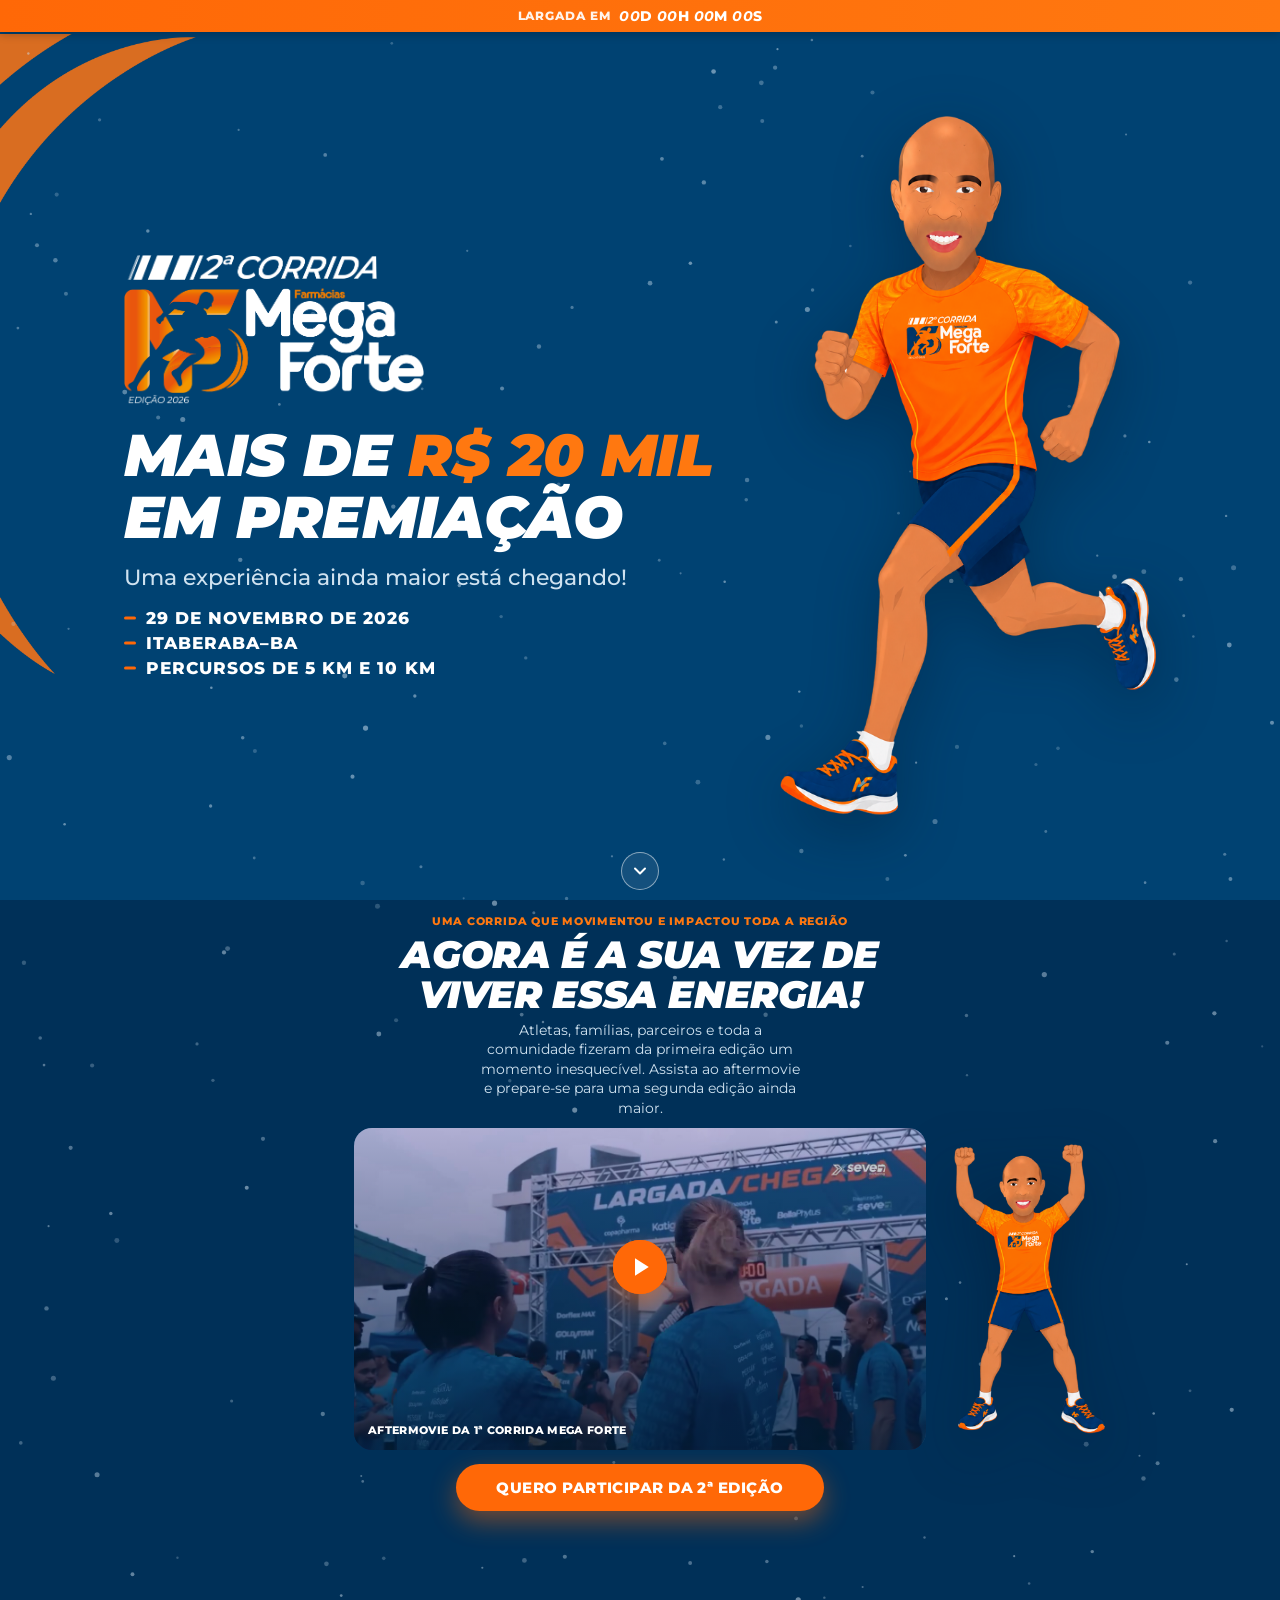
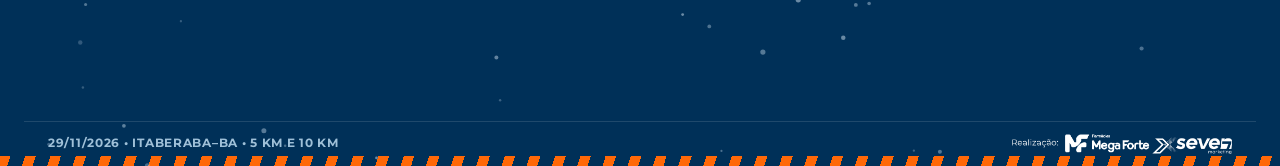
<file: index.html>
<!DOCTYPE html>
<html lang="pt-BR">
<head>
<meta charset="UTF-8">
<meta name="viewport" content="width=device-width, initial-scale=1, viewport-fit=cover">
<title>2ª Corrida Mega Forte — 29/11/2026 · Itaberaba-BA</title>
<meta name="description" content="Inscrições abertas para a 2ª Corrida Farmácias Mega Forte. Mais de R$ 20 mil em premiação. 29 de novembro de 2026, em Itaberaba-BA. Percursos de 5 km e 10 km.">
<meta property="og:title" content="2ª Corrida Mega Forte">
<meta property="og:description" content="Mais de R$ 20 mil em premiação. 29/11/2026 · Itaberaba-BA · 5 km e 10 km.">
<meta property="og:image" content="design-system/assets/logo-full-azul.webp">
<meta property="og:type" content="website">
<link rel="icon" href="design-system/assets/logo-azul.webp">
<link rel="preconnect" href="https://fonts.googleapis.com">
<link rel="preconnect" href="https://fonts.gstatic.com" crossorigin>
<link href="https://fonts.googleapis.com/css2?family=Montserrat:ital,wght@0,400;0,500;0,600;0,700;0,800;0,900;1,700;1,800&display=swap" rel="stylesheet">
<link rel="stylesheet" href="css/style.css">
<noscript><style>.reveal{opacity:1!important;transform:none!important;animation:none!important;}</style></noscript>
</head>
<body>

<!-- Meta Pixel Code -->
<script>
!function(f,b,e,v,n,t,s)
{if(f.fbq)return;n=f.fbq=function(){n.callMethod?
n.callMethod.apply(n,arguments):n.queue.push(arguments)};
if(!f._fbq)f._fbq=n;n.push=n;n.loaded=!0;n.version='2.0';
n.queue=[];t=b.createElement(e);t.async=!0;
t.src=v;s=b.getElementsByTagName(e)[0];
s.parentNode.insertBefore(t,s)}(window, document,'script',
'https://connect.facebook.net/en_US/fbevents.js');
fbq('init', 'SEU_PIXEL_ID_AQUI'); /* TODO: substituir pelo ID real do Pixel */
fbq('track', 'PageView');
</script>
<noscript><img height="1" width="1" style="display:none"
src="https://www.facebook.com/tr?id=SEU_PIXEL_ID_AQUI&ev=PageView&noscript=1"
/></noscript>
<!-- End Meta Pixel Code -->

<div class="topbar" id="topbar" role="banner" aria-label="Contagem regressiva para a largada">
  <span class="topbar__label">LARGADA EM</span>
  <span class="topbar__time"><b class="cd-d">00</b>D <b class="cd-h">00</b>H <b class="cd-m">00</b>M <b class="cd-s">00</b>S</span>
</div>

<main>

  <!-- ===================== 1ª DOBRA ===================== -->
  <section class="hero" id="dobra-1">
    <div class="hero__bg" aria-hidden="true">
      <img class="hero__curve" src="design-system/assets/elemento-borda.webp" alt="">
    </div>

    <canvas class="hero__particles" aria-hidden="true"></canvas>

    <!-- ---- Mobile: logo > prêmio > avatar > infos (headline some no mobile) ---- -->
    <img class="hero__logo hero__logo--mobile reveal" style="--d:.05s" src="design-system/assets/logo-branca.webp" alt="2ª Corrida Farmácias Mega Forte">

    <p class="hero__prize reveal" style="--d:.13s">MAIS DE <span class="hero__prize-accent">R$ 20 MIL</span> EM PREMIAÇÃO</p>

    <div class="hero__athlete-stage reveal reveal--scale" style="--d:.21s">
      <img class="hero__athlete" src="design-system/assets/avatar-corredor.webp" alt="Atleta correndo pela 2ª Corrida Mega Forte">
    </div>

    <ul class="hero__info hero__info--mobile reveal" style="--d:.29s">
      <li>29 DE NOVEMBRO DE 2026</li>
      <li>ITABERABA–BA</li>
      <li>PERCURSOS DE 5 KM E 10 KM</li>
    </ul>

    <!-- ---- Desktop: logo, título, subtítulo, infos, prêmio (bloco de texto único) ---- -->
    <div class="hero__inner">
      <img class="hero__logo hero__logo--desktop reveal" style="--d:.19s" src="design-system/assets/logo-branca.webp" alt="2ª Corrida Farmácias Mega Forte">

      <h1 class="hero__headline reveal" style="--d:.26s">MAIS DE <span class="hero__prize-accent">R$ 20 MIL</span> EM PREMIAÇÃO</h1>
      <p class="hero__sub reveal" style="--d:.33s">Uma experiência ainda maior está chegando!</p>

      <ul class="hero__info hero__info--desktop reveal" style="--d:.40s">
        <li>29 DE NOVEMBRO DE 2026</li>
        <li>ITABERABA–BA</li>
        <li>PERCURSOS DE 5 KM E 10 KM</li>
      </ul>
    </div>

    <button class="hero__scroll-cta reveal" style="--d:.7s" id="scroll-down-btn" type="button" aria-label="Rolar para ver o aftermovie">
      <span class="hero__scroll-cta-icon">
        <svg viewBox="0 0 24 24" width="20" height="20" fill="none" stroke="currentColor" stroke-width="2.4" stroke-linecap="round" stroke-linejoin="round"><path d="M6 9l6 6 6-6"/></svg>
      </span>
    </button>
  </section>

  <!-- ===================== 2ª DOBRA ===================== -->
  <section class="impact" id="dobra-2">
    <div class="impact__bg" aria-hidden="true">
      <img class="impact__crowd" src="design-system/assets/pose-comemoracao.webp" alt="">
      <span class="impact__stripes"></span>
    </div>

    <canvas class="impact__particles" aria-hidden="true"></canvas>

    <div class="impact__inner">
      <span class="kicker reveal" style="--d:.05s">UMA CORRIDA QUE MOVIMENTOU <br class="kicker__break">E IMPACTOU TODA A REGIÃO</span>
      <h2 class="impact__headline reveal" style="--d:.15s">Agora é a sua vez de viver essa energia!</h2>
      <p class="impact__text reveal" style="--d:.25s">
        Atletas, famílias, parceiros e toda a comunidade fizeram da primeira edição um momento inesquecível.
        Assista ao aftermovie e prepare-se para uma segunda edição ainda maior.
      </p>

      <div class="video reveal reveal--scale" style="--d:.35s" id="video-box">
        <img class="video__mascot" src="design-system/assets/pose-comemoracao.webp" alt="" aria-hidden="true">
        <button class="video__cover" id="video-play-btn" type="button" aria-label="Assistir ao aftermovie da 1ª Corrida Mega Forte">
          <img class="video__cover-img" src="assets/video/aftermovie-thumb.webp" alt="">
          <span class="video__play-icon">
            <svg viewBox="0 0 24 24" width="30" height="30" fill="currentColor"><path d="M8 5v14l11-7z"/></svg>
          </span>
          <span class="video__label">AFTERMOVIE DA 1ª CORRIDA MEGA FORTE</span>
        </button>
        <div class="video__embed" id="video-embed" hidden>
          <video id="aftermovie-video" controls playsinline preload="none" poster="assets/video/aftermovie-thumb.webp">
            <source src="assets/video/aftermovie-1a-edicao.mp4" type="video/mp4">
          </video>
        </div>
      </div>

      <a
        href="https://corre77.runlink.com.br/event/2-corrida-mega-forte?utm_source=ig&utm_medium=social&utm_content=link_in_bio&fbclid=PAcGRvZgJleHRuA2FlbQIxMQBzcnRjBmFwcF9pZA85MzY2MTk3NDMzOTI0NTkAAacpb8Mi9TkoplcV2XSrg5ftzX29pXE1keVnCfdE9ToZf67g2S7SCmigZX8BOA_aem_Mc_HAceFibctmePMe0SFKA"
        class="btn cta-inscricao reveal"
        style="--d:.45s"
        data-cta="dobra_2"
        data-ink-transition="true"
        target="_blank" rel="noopener">
        QUERO PARTICIPAR DA 2ª EDIÇÃO
      </a>
    </div>

    <footer class="footer reveal" style="--d:.55s">
      <p class="footer__data">29/11/2026 • Itaberaba–BA • 5 km e 10 km</p>
      <img class="footer__realizacao" src="design-system/assets/realizacao-2-branca.webp" alt="Realização Farmácias Mega Forte e XSeven Marketing">
    </footer>
  </section>

</main>

<div class="page-transition" id="page-transition" aria-hidden="true">
  <div class="page-transition__blob" id="page-transition-blob"></div>
</div>

<script src="js/script.js"></script>
<script src="js/particles.js"></script>
</body>
</html>
</file>
<file: css/style.css>
/* ===================== Fonts =====================
   OBS: o arquivo da Heading Now disponível no Design System é uma versão
   TRIAL (com marca d'água "Zetafonts" embutida no desenho da fonte).
   Por isso os títulos usam Montserrat Black Italic como substituto
   temporário. Assim que a fonte licenciada (Heading Now Heavy Italic)
   estiver disponível, basta trocar o valor de --font-display abaixo. */
@font-face {
  font-family: "HeadingNow";
  src: url("../design-system/assets/fonts/HeadingNowTrial-48HeavyItalic.ttf") format("truetype");
  font-weight: 400 900;
  font-style: normal;
  font-display: swap;
}

/* ===================== Tokens ===================== */
:root{
  --blue: #004272;
  --blue-deep: #003058;
  --orange: #FF6807;
  --orange-light: #FF7810;
  --dark: #102A3E;
  --gray: #44596B;
  --light-bg: #F4F7FA;
  --white: #FFFFFF;

  --font-display: "Montserrat", sans-serif; /* trocar para "HeadingNow" quando houver a fonte licenciada */
  --font-body: "Montserrat", system-ui, -apple-system, sans-serif;

  --topbar-h: 34px;
}

* { box-sizing: border-box; }

html {
  scroll-snap-type: y proximity;
  scroll-padding-top: calc(var(--topbar-h) + env(safe-area-inset-top, 0px));
  -webkit-text-size-adjust: 100%;
}

body {
  margin: 0;
  padding-top: calc(var(--topbar-h) + env(safe-area-inset-top, 0px));
  font-family: var(--font-body);
  color: var(--dark);
  background: var(--blue);
  overflow-x: hidden;
}

/* ---- Tarja fixa com a contagem regressiva ---- */
.topbar{
  position: fixed;
  top: 0;
  left: 0;
  right: 0;
  z-index: 500;
  display: flex;
  align-items: center;
  justify-content: center;
  flex-wrap: wrap;
  gap: 4px 8px;
  padding: 9px 14px;
  padding-top: calc(9px + env(safe-area-inset-top, 0px));
  background: linear-gradient(90deg, var(--orange) 0%, var(--orange-light) 100%);
  color: var(--white);
  box-shadow: 0 2px 10px rgba(0,0,0,.25);
}

.topbar__label{
  font: 800 10.5px/1 var(--font-body);
  letter-spacing: .08em;
  text-transform: uppercase;
  opacity: .92;
}

.topbar__time{
  font: 800 12.5px/1 var(--font-body);
  letter-spacing: .03em;
  font-variant-numeric: tabular-nums;
}

.topbar__time b{
  font-style: italic;
}

img { max-width: 100%; display: block; }

/* ===================== Animações ===================== */
@keyframes revealUp{
  from{ opacity: 0; transform: translateY(26px); }
  to{ opacity: 1; transform: translateY(0); }
}

@keyframes revealScale{
  from{ opacity: 0; transform: scale(.92); }
  to{ opacity: 1; transform: scale(1); }
}

@keyframes floatY{
  0%, 100%{ transform: translateY(0); }
  50%{ transform: translateY(-14px); }
}

@keyframes pulseScale{
  0%, 100%{ transform: scale(1); }
  50%{ transform: scale(1.05); }
}

@keyframes ringPulse{
  0%{ transform: scale(1); opacity: .55; }
  100%{ transform: scale(1.85); opacity: 0; }
}

@keyframes bounceY{
  0%, 100%{ transform: translateY(0); }
  50%{ transform: translateY(7px); }
}

@keyframes bgPan{
  0%{ background-position: 0 0; }
  100%{ background-position: 227.12px 0; }
}

.reveal{
  opacity: 0;
  transform: translateY(26px);
}
.reveal.is-visible{
  animation: revealUp .8s cubic-bezier(.16,.8,.42,1) var(--d, 0s) both;
}

.reveal--scale{ transform: scale(.92); }
.reveal--scale.is-visible{ animation-name: revealScale; }

.hero__athlete{
  animation: floatY 3.4s ease-in-out infinite;
}

.video__play-icon::before{
  content: "";
  position: absolute;
  inset: 0;
  border-radius: 50%;
  background: var(--orange);
  animation: ringPulse 2.2s ease-out infinite;
  z-index: -1;
}

/* ---- transição de tinta laranja ao clicar no CTA ---- */
.page-transition{
  position: fixed;
  inset: 0;
  z-index: 9999;
  pointer-events: none;
  overflow: hidden;
}

.page-transition__blob{
  position: absolute;
  top: 0;
  left: 0;
  width: 32px;
  height: 32px;
  margin: -16px 0 0 -16px;
  border-radius: 50%;
  background: var(--orange);
  transform: scale(0);
  transition: transform .9s cubic-bezier(.65,0,.35,1);
  will-change: transform;
}

.page-transition__blob.is-active{
  transform: scale(var(--pt-scale, 80));
}

@media (prefers-reduced-motion: reduce){
  .page-transition__blob{ transition: none !important; }
  .reveal{
    opacity: 1 !important;
    transform: none !important;
    animation: none !important;
  }
  .hero__athlete,
  .video__play-icon::before,
  .impact__stripes,
  .hero__scroll-cta-icon{
    animation: none !important;
  }
}

.btn {
  display: inline-flex;
  align-items: center;
  justify-content: center;
  text-align: center;
  text-decoration: none;
  border: none;
  cursor: pointer;
  font-family: var(--font-body);
}

/* ===================== CTA ===================== */
.cta-inscricao{
  width: 100%;
  max-width: 480px;
  padding: 19px 24px;
  border-radius: 999px;
  background: var(--orange);
  color: var(--white);
  font: 800 15px/1 var(--font-body);
  letter-spacing: .03em;
  text-transform: uppercase;
  box-shadow: 0 10px 26px rgba(255,104,7,.45);
  transition: transform .15s ease, box-shadow .15s ease, background .15s ease;
}
.cta-inscricao:hover,
.cta-inscricao:focus-visible{
  background: var(--orange-light);
  transform: translateY(-2px);
  box-shadow: 0 14px 30px rgba(255,104,7,.55);
}
.cta-inscricao:active{ transform: translateY(0); }

/* ===================== Section base ===================== */
main { display: block; }

section {
  position: relative;
  min-height: calc(100svh - var(--topbar-h) - env(safe-area-inset-top, 0px));
  display: flex;
  flex-direction: column;
  scroll-snap-align: start;
  overflow: hidden;
}

/* ===================== 1ª DOBRA — HERO ===================== */
.hero{
  /* Espaço extra em telas altas: o avatar cresce para baixo nessa medida e as infos descem junto */
  --info-shift: clamp(0px, calc((100svh - 640px) * .62), 106px);
  background: var(--blue);
  color: var(--white);
  justify-content: center;
  padding: max(20px, env(safe-area-inset-top)) 24px;
}

.hero__bg{
  position: absolute;
  inset: 0;
  z-index: 0;
}

.hero__curve{
  position: absolute;
  top: -60px;
  left: -120px;
  height: 480px;
  width: auto;
  opacity: .85;
}

.hero__particles{
  position: absolute;
  inset: 0;
  z-index: 0;
  display: none;
  pointer-events: none;
}

.hero__athlete-stage{
  position: relative;
  z-index: 1;
  align-self: center;
  display: flex;
  align-items: center;
  justify-content: center;
  margin-top: 32px;
}

.hero__athlete{
  position: relative;
  height: calc(min(22vh, 185px) + var(--info-shift));
  width: auto;
  filter: drop-shadow(0 18px 30px rgba(0,20,40,.35));
}

.hero__logo--mobile{
  align-self: center;
  position: relative;
  z-index: 2;
  margin-top: -116px;
  translate: 0 -18px; /* sobe só a logo, sem mexer no resto da dobra */
}

.hero__logo--desktop{ display: none; }

.hero__prize{
  align-self: center;
  position: relative;
  z-index: 2;
  margin: 4px 0 0;
  max-width: 22ch;
  font: 900 clamp(25px, 7.6vw, 40px)/1.05 var(--font-display);
  font-style: italic;
  text-transform: uppercase;
  letter-spacing: -.01em;
  text-align: center;
  text-wrap: balance;
  color: var(--white);
}

.hero__prize-accent{ color: var(--orange-light); }

.hero__info--desktop{ display: none; }
/* Mobile: infos ~1.33x maiores, logo abaixo dos pés do avatar.
   A margem inferior desconta o crescimento do avatar (--info-shift),
   para que logo/prêmio/cabeça do avatar não saiam do lugar. */
.hero__info.hero__info--mobile{
  align-self: center;
  margin-top: 18px;
  margin-bottom: calc(41px - var(--info-shift));
  gap: 7px;
  font-size: clamp(14px, 4.6vw, 18px);
}
.hero__info--mobile li{ padding-left: 1.65em; }
.hero__info--mobile li::before{ width: .9em; height: .23em; }

.hero__inner{
  display: none;
  position: relative;
  z-index: 2;
  flex-direction: column;
  align-items: center;
  text-align: center;
  gap: 13px;
  padding-bottom: max(18px, env(safe-area-inset-bottom));
  margin-top: 10px;
}

.hero__scroll-cta{
  position: absolute;
  left: 50%;
  bottom: max(10px, env(safe-area-inset-bottom));
  translate: -50% 0;
  z-index: 3;
  display: grid;
  place-items: center;
  width: 38px;
  height: 38px;
  padding: 0;
  border: 1.5px solid rgba(255,255,255,.5);
  border-radius: 50%;
  background: rgba(255,255,255,.08);
  color: var(--white);
  cursor: pointer;
  backdrop-filter: blur(2px);
}

.hero__scroll-cta-icon{
  display: flex;
  animation: bounceY 1.7s ease-in-out infinite;
}

.hero__logo{
  width: min(168px, 46vw);
  height: auto;
  margin-bottom: 0;
}

.hero__headline{
  margin: 6px 0 0;
  font: 900 clamp(30px, 9vw, 52px)/.96 var(--font-display);
  font-style: italic;
  text-transform: uppercase;
  letter-spacing: -.01em;
  text-wrap: balance;
}

.hero__sub{
  display: none;
  margin: 0;
  max-width: 32ch;
  font: 500 clamp(15px, 4vw, 18px)/1.4 var(--font-body);
  color: #CFE2F0;
}

.hero__info{
  list-style: none;
  margin: 2px 0 2px;
  padding: 0;
  display: flex;
  flex-direction: column;
  align-items: flex-start;
  text-align: left;
  gap: 5px;
  font: 800 13px/1 var(--font-body);
  letter-spacing: .06em;
  text-transform: uppercase;
  color: var(--white);
}

.hero__info li{
  position: relative;
  padding-left: 22px;
}

.hero__info li::before{
  content: "";
  position: absolute;
  left: 0;
  top: 50%;
  translate: 0 -50%;
  width: 12px;
  height: 3px;
  background: var(--orange);
  border-radius: 2px;
}

.cta-inscricao{
  margin-top: 6px;
  padding: 16px 18px;
  white-space: nowrap;
  font-size: clamp(11.5px, 3.9vw, 15px);
}

/* ===================== 2ª DOBRA — IMPACTO ===================== */
.impact{
  background: var(--blue-deep);
  color: var(--white);
  justify-content: flex-start;
  padding: max(14px, env(safe-area-inset-top)) 24px 0;
}

.impact__bg{
  position: absolute;
  inset: 0;
  z-index: 0;
}

.impact__crowd{
  position: absolute;
  right: -12%;
  bottom: -4%;
  height: 62%;
  width: auto;
  opacity: .16;
}

.impact__stripes{
  position: absolute;
  left: 0;
  right: 0;
  bottom: 0;
  height: 10px;
  background: repeating-linear-gradient(108deg, var(--orange) 0 10px, transparent 10px 24px);
  animation: bgPan 14s linear infinite;
}

.impact__particles{
  position: absolute;
  inset: 0;
  z-index: 0;
  display: none;
  pointer-events: none;
}

.impact__inner{
  position: relative;
  z-index: 1;
  display: flex;
  flex-direction: column;
  align-items: center;
  justify-content: center;
  text-align: center;
  gap: 6px;
  flex: 1;
}

.kicker{
  display: inline-block;
  font: 800 11px/1.35 var(--font-body);
  letter-spacing: .07em;
  text-transform: uppercase;
  text-align: center;
  color: var(--orange-light);
}


.impact__headline{
  margin: 0;
  max-width: 18ch;
  font: 900 clamp(24px, 7vw, 38px)/1.05 var(--font-display);
  font-style: italic;
  text-transform: uppercase;
  letter-spacing: -.01em;
  text-wrap: balance;
}

.impact__text{
  margin: 0;
  max-width: 36ch;
  font: 400 13.5px/1.45 var(--font-body);
  color: #CFE2F0;
}

/* ---- video ---- */
.video{
  position: relative;
  width: 100%;
  max-width: 360px;
  margin: 4px 0 2px;
}

.video__mascot{
  display: none;
}

.video__cover{
  position: relative;
  width: 100%;
  aspect-ratio: 16 / 9;
  max-height: 30vh;
  border-radius: 18px;
  overflow: hidden;
  background: linear-gradient(160deg, var(--blue) 0%, var(--blue-deep) 100%);
  border: none;
  padding: 0;
  cursor: pointer;
  display: flex;
  align-items: center;
  justify-content: center;
}

.video__cover-img{
  position: absolute;
  inset: 0;
  z-index: 0;
  width: 100%;
  height: 100%;
  object-fit: cover;
}

.video__cover::after{
  content: "";
  position: absolute;
  inset: 0;
  z-index: 0;
  background: linear-gradient(180deg, rgba(0,32,58,.15) 0%, rgba(0,32,58,.75) 100%);
}

.video__play-icon{
  position: relative;
  z-index: 1;
  display: grid;
  place-items: center;
  width: 54px;
  height: 54px;
  border-radius: 50%;
  background: var(--orange);
  color: var(--white);
  box-shadow: 0 10px 24px rgba(255,104,7,.5);
  margin-bottom: 44px;
}

.video__label{
  position: absolute;
  left: 14px;
  right: 14px;
  bottom: 12px;
  z-index: 1;
  font: 800 11px/1.3 var(--font-body);
  letter-spacing: .03em;
  text-transform: uppercase;
  color: var(--white);
  text-align: left;
}

.video__cover[hidden]{ display: none; }

.video__embed{
  width: 100%;
  border-radius: 18px;
  overflow: hidden;
  background: #000;
}
.video__embed video{
  width: 100%;
  max-height: 56vh;
  display: block;
}

.footer{
  position: relative;
  z-index: 1;
  margin-top: auto;
  padding: 12px 24px max(12px, env(safe-area-inset-bottom));
  display: flex;
  flex-direction: column;
  align-items: center;
  gap: 8px;
  text-align: center;
  border-top: 1px solid rgba(255,255,255,.12);
}

.footer__data{
  margin: 0;
  font: 700 10.5px/1.4 var(--font-body);
  letter-spacing: .03em;
  text-transform: uppercase;
  color: #9FC0D8;
  white-space: nowrap;
}

.footer__realizacao{
  width: min(220px, 54vw);
  height: auto;
}

/* ===================== Desktop / tablet ===================== */
@media (min-width: 860px){
  .hero{
    flex-direction: row-reverse;
    align-items: center;
    justify-content: center;
    padding: 0 4vw;
    gap: 16px;
  }

  .hero__athlete-stage{
    flex: 0 0 auto;
    margin-top: 0;
  }

  .hero__athlete{
    height: 78vh;
    max-height: 780px;
  }

  .hero__curve{
    height: 720px;
    top: -80px;
    left: -160px;
  }

  .hero__particles{ display: block; }

  .hero__inner{
    display: flex;
    background: none;
    margin-top: 0;
    padding-top: 0;
    padding-bottom: 0;
    align-items: flex-start;
    text-align: left;
    max-width: 640px;
    flex: 0 1 640px;
    gap: 14px;
  }

  .hero__logo--mobile,
  .hero__prize,
  .hero__info--mobile{ display: none; }

  .hero__logo--desktop{ display: block; }
  .hero__info--desktop{ display: flex; }

  .hero__logo{ width: 300px; }
  .hero__headline{ max-width: 20ch; font-size: clamp(38px, 4.6vw, 62px); line-height: 1.05; }
  .hero__sub{ display: block; max-width: 42ch; font-size: clamp(18px, 1.8vw, 22px); }
  .hero__info{ align-items: flex-start; font-size: clamp(14px, 1.4vw, 17px); gap: 8px; }
  .cta-inscricao{ width: auto; padding-left: 40px; padding-right: 40px; }

  .topbar__label{ font-size: 12px; }
  .topbar__time{ font-size: 14px; }

  .impact__inner{ max-width: 720px; margin: 0 auto; justify-content: flex-start; }
  .impact__headline{ max-width: 22ch; }
  .kicker__break{ display: none; }
  .video{ max-width: 620px; }
  .video__cover{ max-height: 62vh; }
  .video__embed video{ max-height: 62vh; }
  .impact__crowd{ display: none; }
  .impact__particles{ display: block; }
  .video__mascot{
    display: block;
    position: absolute;
    left: 100%;
    top: 50%;
    translate: 0 -50%;
    height: 90%;
    max-height: 460px;
    width: auto;
    margin-left: 28px;
    filter: drop-shadow(0 18px 30px rgba(0,20,40,.4));
  }

  .footer{ flex-direction: row; justify-content: space-between; text-align: left; }
  .footer__data{ font-size: 12px; letter-spacing: .06em; }
}

@media (min-width: 1200px){
  .hero__athlete{ max-height: 860px; }
}
</file>
